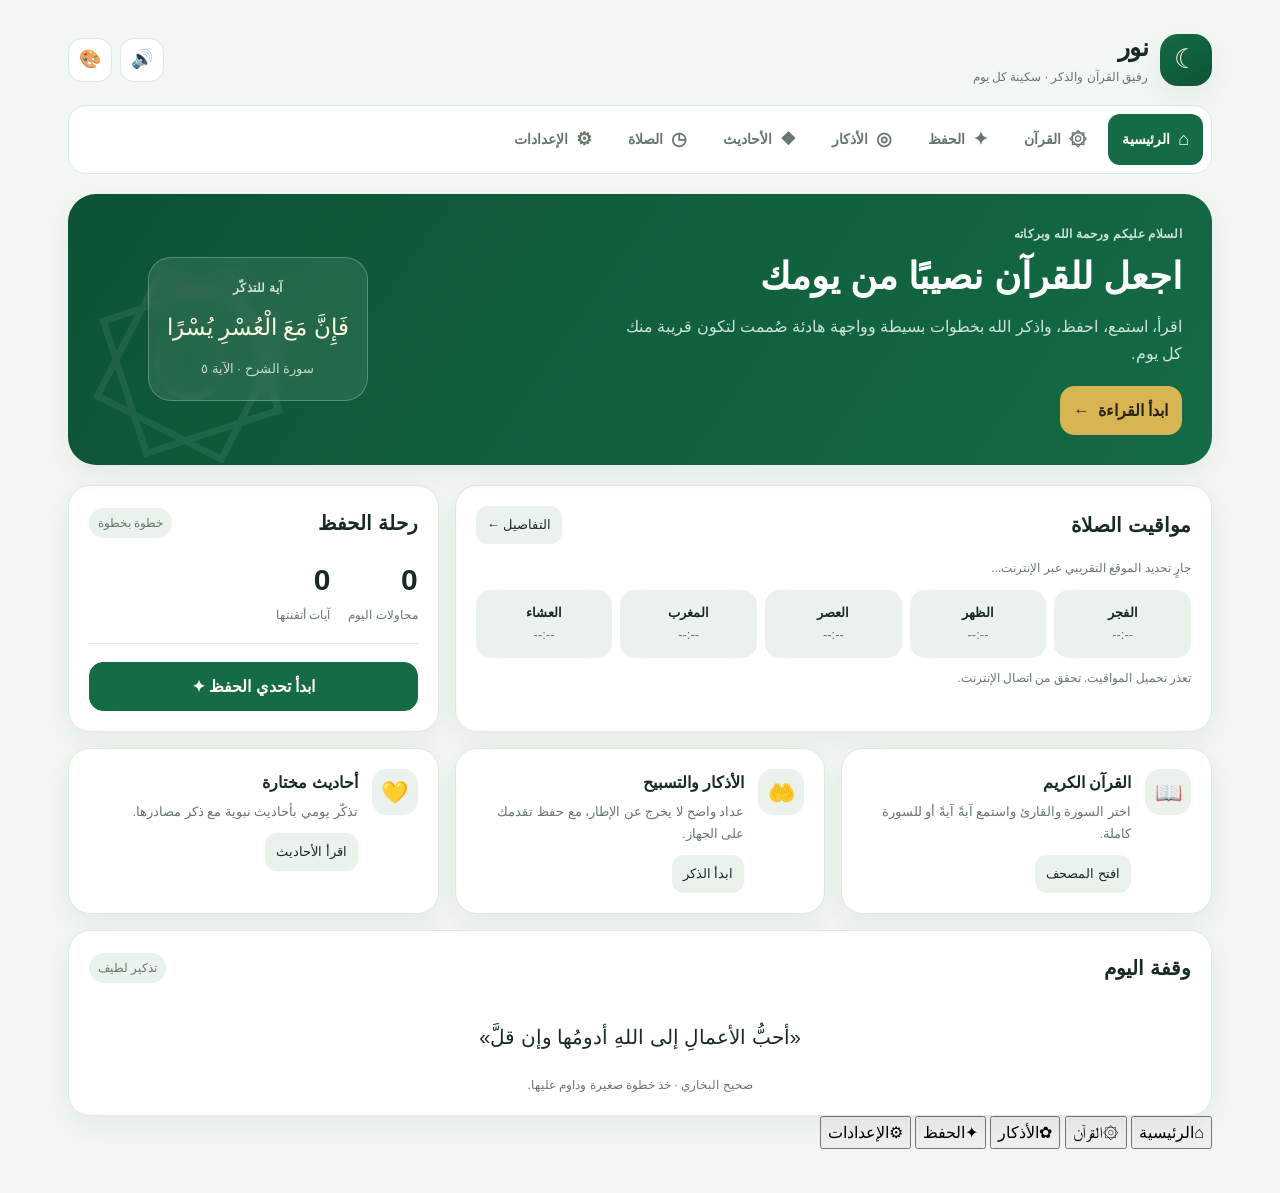
<file: web/index.html>
<!doctype html>
<html lang="ar" dir="rtl" data-theme="green">
<head>
<meta charset="utf-8">
<meta name="viewport" content="width=device-width, initial-scale=1, viewport-fit=cover">
<meta name="theme-color" content="#0d5335">
  <link rel="manifest" href="./manifest.webmanifest">
<meta name="description" content="نور، رفيقك للقرآن الكريم والتلاوة والحفظ والأذكار والأحاديث ومواقيت الصلاة.">
<title>نور | رفيق القرآن والذكر</title>
<style>
:root{color-scheme:light;--bg:#ffffff;--surface:#ffffff;--surface2:#f7f1eb;--text:#34251a;--muted:#7a685a;--primary:#79543a;--primary2:#563a28;--accent:#c9a47c;--accent-soft:#f2e5d7;--line:#e5d7ca;--shadow:0 10px 28px rgba(83,55,37,.08);--danger:#b54747;--radius:22px;--primary-contrast:#ffffff}
html[data-theme="green"]{--bg:#f3f7f3;--surface:#fff;--surface2:#eaf2eb;--text:#172b21;--muted:#66776b;--primary:#146b45;--primary2:#0d5335;--accent:#d7b553;--accent-soft:#f8efd2;--line:#dfe8e0;--shadow:0 10px 28px rgba(22,65,43,.07);--primary-contrast:#ffffff}
html[data-theme="brown"]{color-scheme:light;--bg:#ffffff;--surface:#ffffff;--surface2:#f7f1eb;--text:#34251a;--muted:#7a685a;--primary:#79543a;--primary2:#563a28;--accent:#c9a47c;--accent-soft:#f2e5d7;--line:#e5d7ca;--shadow:0 10px 28px rgba(83,55,37,.08);--primary-contrast:#ffffff}
html[data-theme="dark"]{color-scheme:dark;--bg:#121311;--surface:#1c1d19;--surface2:#282820;--text:#f4f0df;--muted:#b7b29e;--primary:#d9b549;--primary2:#a98729;--accent:#f1d16e;--accent-soft:#322c1a;--line:#37362d;--shadow:0 10px 28px rgba(0,0,0,.2);--primary-contrast:#17150f}
*{box-sizing:border-box}html{scroll-behavior:smooth}body{margin:0;background:var(--bg);color:var(--text);font-family:Tahoma,"Noto Naskh Arabic",Arial,sans-serif;line-height:1.7;transition:background .25s,color .25s}button,input,select,textarea{font:inherit}button{cursor:pointer}button:focus-visible,input:focus-visible,select:focus-visible,textarea:focus-visible{outline:3px solid var(--accent);outline-offset:2px}button:disabled{opacity:.45;cursor:not-allowed}.app{max-width:1180px;margin:auto;padding:18px 18px 44px}.topbar{display:flex;align-items:center;justify-content:space-between;gap:14px;padding:14px 0 18px}.brand{display:flex;align-items:center;gap:12px;min-width:0}.brand-mark{width:52px;height:52px;border-radius:18px;display:grid;place-items:center;background:linear-gradient(145deg,var(--primary),var(--primary2));color:#fff8dc;box-shadow:var(--shadow);font-size:27px;flex-shrink:0}.brand h1{font-size:25px;line-height:1.2;margin:0;font-weight:900;letter-spacing:-.5px}.brand p{margin:5px 0 0;color:var(--muted);font-size:12px}.top-actions{display:flex;align-items:center;gap:8px}.icon-btn,.btn{border:1px solid var(--line);border-radius:14px;background:var(--surface);color:var(--text);padding:10px 13px;display:inline-flex;align-items:center;justify-content:center;gap:8px;transition:transform .16s,background .2s,border-color .2s}.icon-btn{width:44px;height:44px;padding:0;font-size:18px}.btn:hover,.icon-btn:hover{transform:translateY(-2px);border-color:var(--accent)}.btn.primary{background:var(--primary);color:var(--primary-contrast);border-color:var(--primary);font-weight:700}.btn.primary:hover{background:var(--primary2)}.btn.soft{background:var(--surface2);border-color:transparent}.btn.small{font-size:13px;padding:7px 10px;border-radius:12px}.btn.danger{color:var(--danger)}.nav{display:flex;gap:8px;align-items:center;overflow-x:auto;padding:8px;margin:0 0 20px;border:1px solid var(--line);border-radius:18px;background:var(--surface);scrollbar-width:thin}.nav button{flex:0 0 auto;display:flex;align-items:center;justify-content:center;gap:8px;border:0;background:transparent;color:var(--muted);padding:10px 14px;border-radius:12px;font-size:14px;font-weight:700;white-space:nowrap;transition:background .2s,color .2s}.nav button.active{background:var(--primary);color:var(--primary-contrast)}.nav button .nav-icon{font-size:18px}.hero{position:relative;overflow:hidden;display:grid;grid-template-columns:minmax(0,1.4fr) minmax(230px,.6fr);gap:20px;padding:30px;border-radius:28px;background:linear-gradient(125deg,var(--primary2),var(--primary));color:#fff;box-shadow:var(--shadow);margin-bottom:20px;isolation:isolate}.hero:after{content:"۞";position:absolute;z-index:-1;font-size:220px;opacity:.075;left:15px;bottom:-85px;transform:rotate(-18deg)}.eyebrow{font-size:12px;font-weight:800;letter-spacing:.3px;opacity:.8;margin-bottom:7px}.hero h2{font-size:clamp(25px,4vw,37px);line-height:1.4;margin:0 0 10px}.hero p{margin:0 0 18px;max-width:570px;color:rgba(255,255,255,.8)}.hero .btn{background:var(--accent);color:#292313;border-color:var(--accent);font-weight:800}.hero-side{display:flex;align-items:center;justify-content:center}.daily-verse{max-width:280px;text-align:center;padding:20px 18px;border:1px solid rgba(255,255,255,.25);background:rgba(255,255,255,.09);backdrop-filter:blur(9px);border-radius:23px}.daily-verse .quran{font-size:23px;line-height:1.9;color:#fff9df}.daily-verse small{display:block;margin-top:8px;color:rgba(255,255,255,.75)}.grid{display:grid;grid-template-columns:repeat(12,minmax(0,1fr));gap:16px}.card{background:var(--surface);border:1px solid var(--line);border-radius:var(--radius);padding:20px;box-shadow:var(--shadow);min-width:0}.span-12{grid-column:span 12}.span-8{grid-column:span 8}.span-7{grid-column:span 7}.span-6{grid-column:span 6}.span-5{grid-column:span 5}.span-4{grid-column:span 4}.span-3{grid-column:span 3}.section-head{display:flex;align-items:center;justify-content:space-between;gap:10px;margin:0 0 14px}.section-head h2,.section-head h3{margin:0;font-size:20px}.muted{color:var(--muted)}.small-text{font-size:12px;color:var(--muted)}.feature-card{display:flex;align-items:flex-start;gap:14px;min-height:132px}.feature-icon{width:46px;height:46px;display:grid;place-items:center;flex-shrink:0;border-radius:15px;background:var(--surface2);font-size:22px}.feature-card h3{font-size:16px;margin:0 0 4px}.feature-card p{font-size:13px;color:var(--muted);margin:0 0 10px}.prayer-strip{display:grid;grid-template-columns:repeat(5,minmax(0,1fr));gap:8px}.prayer-item{background:var(--surface2);padding:12px 7px;text-align:center;border-radius:15px;min-width:0}.prayer-item strong{display:block;font-size:13px}.prayer-item span{font-size:13px;color:var(--muted);font-variant-numeric:tabular-nums;display:block;overflow-wrap:anywhere}.prayer-item.next{background:var(--primary);color:var(--primary-contrast)}.prayer-item.next span{color:rgba(255,255,255,.8)}.quote{font-size:20px;line-height:2;text-align:center;padding:18px 8px}.separator{height:1px;background:var(--line);margin:18px 0}.view{display:none;animation:fadeUp .35s ease both}.view.active{display:block}@keyframes fadeUp{from{opacity:0;transform:translateY(8px)}to{opacity:1;transform:translateY(0)}}.page-title{font-size:27px;margin:4px 0 4px}.page-subtitle{margin:0 0 20px;color:var(--muted)}.row{display:flex;align-items:center;gap:10px;flex-wrap:wrap}.row.between{justify-content:space-between}.field{display:flex;flex-direction:column;gap:6px;min-width:0;flex:1}.field label{font-size:13px;color:var(--muted);font-weight:700}.input,.select,.textarea{background:var(--bg);border:1px solid var(--line);border-radius:13px;padding:11px 12px;color:var(--text);width:100%;min-width:0}.quran-tools{display:grid;grid-template-columns:minmax(0,1fr) minmax(0,1fr);gap:12px;margin-bottom:16px}.surah-banner{padding:22px;border-radius:20px;background:var(--surface2);text-align:center;margin-bottom:14px}.surah-banner h2{margin:0;font-size:25px}.surah-banner p{margin:4px 0 0;color:var(--muted);font-size:13px}.verse-list{display:flex;flex-direction:column;gap:10px}.verse{display:flex;gap:13px;align-items:flex-start;border:1px solid var(--line);border-radius:18px;padding:16px;background:var(--surface);min-width:0}.verse-num{width:37px;height:37px;min-width:37px;max-width:37px;aspect-ratio:1;display:flex;align-items:center;justify-content:center;border-radius:50%;background:var(--surface2);border:1px solid var(--line);font-size:12px;font-weight:800;line-height:1;flex-shrink:0;overflow:hidden}.verse-content{min-width:0;flex:1}.verse-text{font-family:"Noto Naskh Arabic",Tahoma,serif;font-size:clamp(19px,2.5vw,25px);line-height:2.1;overflow-wrap:anywhere;word-break:normal}.verse-actions{display:flex;align-items:center;gap:8px;margin-top:8px;flex-wrap:wrap}.audio-panel{margin-top:16px;padding:15px;background:var(--surface2);border-radius:17px}.audio-panel audio{width:100%;height:40px}.audio-status{font-size:12px;color:var(--muted);margin-bottom:8px}.empty{padding:25px;text-align:center;border:1px dashed var(--line);border-radius:18px;color:var(--muted)}.empty .big{font-size:34px;margin-bottom:8px}.memorize-layout{display:grid;grid-template-columns:minmax(0,1fr) minmax(260px,.8fr);gap:16px;align-items:start}.challenge{background:linear-gradient(150deg,var(--surface2),var(--surface));border:1px solid var(--line);border-radius:22px;padding:22px;min-width:0}.challenge-top{display:flex;align-items:center;justify-content:space-between;gap:10px}.challenge-number{display:inline-flex;padding:5px 10px;background:var(--accent-soft);color:var(--text);border-radius:999px;font-size:12px;font-weight:800}.challenge-prompt{text-align:center;padding:22px 5px}.challenge-prompt .large{font-size:24px;font-weight:800;line-height:1.8}.challenge-prompt p{margin:6px 0;color:var(--muted);font-size:13px}.result{padding:13px;border-radius:14px;background:var(--surface2);margin-top:12px;line-height:1.8}.saved-list{display:flex;flex-direction:column;gap:9px}.saved-item{display:flex;align-items:center;gap:10px;padding:12px;border:1px solid var(--line);border-radius:14px}.saved-item .saved-name{flex:1;min-width:0}.saved-item strong{display:block}.saved-item small{color:var(--muted)}.hadith-card h3{margin:0 0 10px;font-size:15px}.hadith-text{font-size:20px;line-height:2.1}.source{font-size:12px;color:var(--muted);margin-top:10px}.dhikr-card{display:grid;grid-template-columns:minmax(0,1fr) auto;gap:12px;align-items:center}.dhikr-card h3{font-size:15px;margin:0 0 7px}.dhikr-text{font-size:19px;line-height:2}.dhikr-target{font-size:12px;color:var(--muted);margin-top:6px}.counter{width:70px;height:70px;border:0;border-radius:50%;background:var(--primary);color:var(--primary-contrast);font-size:22px;font-weight:900;box-shadow:0 4px 0 var(--primary2);transition:transform .1s;flex-shrink:0}.counter:active{transform:scale(.94);box-shadow:none}.counter.done{background:var(--surface2);color:var(--primary);box-shadow:none;border:1px solid var(--line)}.theme-options{display:grid;grid-template-columns:repeat(3,minmax(0,1fr));gap:12px}.theme-option{border:2px solid var(--line);border-radius:17px;padding:12px;background:var(--surface);color:var(--text);text-align:right}.theme-option.selected{border-color:var(--primary);box-shadow:0 0 0 2px var(--primary) inset}.swatches{display:flex;gap:5px;margin-bottom:9px}.swatch{height:27px;flex:1;border-radius:7px}.theme-option strong{font-size:13px}.settings-row{display:flex;align-items:center;justify-content:space-between;gap:18px;padding:15px 0;border-bottom:1px solid var(--line)}.settings-row:last-child{border-bottom:0}.settings-row p{margin:2px 0 0;color:var(--muted);font-size:12px}.switch{width:46px;height:27px;position:relative;flex-shrink:0}.switch input{opacity:0;width:0;height:0}.switch span{position:absolute;inset:0;background:var(--line);border-radius:30px;transition:.2s;cursor:pointer}.switch span:before{content:"";position:absolute;height:19px;width:19px;right:4px;top:4px;border-radius:50%;background:white;transition:.2s}.switch input:checked+span{background:var(--primary)}.switch input:checked+span:before{transform:translateX(-19px)}.toast{position:fixed;bottom:24px;left:50%;transform:translate(-50%,20px);background:var(--text);color:var(--bg);padding:12px 18px;border-radius:14px;box-shadow:var(--shadow);z-index:20;opacity:0;pointer-events:none;transition:.25s;max-width:calc(100vw - 30px);text-align:center;font-size:14px}.toast.show{opacity:1;transform:translate(-50%,0)}.footer{display:flex;align-items:center;justify-content:space-between;gap:10px;border-top:1px solid var(--line);margin-top:28px;padding:18px 0 0;color:var(--muted);font-size:12px}.pill{display:inline-flex;align-items:center;gap:5px;border-radius:999px;padding:5px 9px;background:var(--surface2);font-size:12px;color:var(--muted)}.status-dot{width:7px;height:7px;display:inline-block;border-radius:50%;background:#56a36d}.hidden{display:none!important}.api-note{font-size:12px;color:var(--muted);margin-top:10px}
@media(max-width:800px){.app{padding:10px 12px 30px}.hero{grid-template-columns:1fr;padding:23px}.hero-side{display:none}.span-8,.span-7,.span-6,.span-5,.span-4,.span-3{grid-column:span 12}.memorize-layout{grid-template-columns:1fr}.feature-card{min-height:auto}.card{padding:16px}.nav{margin-bottom:14px}.topbar{padding:10px 0 14px}.brand h1{font-size:22px}.brand p{font-size:11px}.nav button{padding:9px 12px}.page-title{font-size:24px}.footer{flex-wrap:wrap}}
@media(max-width:480px){.app{padding:8px 9px 24px}.brand-mark{width:44px;height:44px;border-radius:15px;font-size:23px}.top-actions{gap:5px}.icon-btn{width:39px;height:39px}.hero{padding:20px;border-radius:22px}.hero h2{font-size:25px}.prayer-strip{grid-template-columns:repeat(3,minmax(0,1fr))}.prayer-item:nth-child(n+4){margin-top:2px}.quran-tools{grid-template-columns:1fr}.verse{padding:12px;gap:9px}.verse-num{width:33px;height:33px;min-width:33px;max-width:33px;font-size:11px}.verse-text{font-size:20px}.theme-options{gap:7px}.theme-option{padding:8px}.swatch{height:22px}.theme-option strong{font-size:11px}.dhikr-card{grid-template-columns:minmax(0,1fr) 62px}.counter{width:60px;height:60px}.challenge{padding:16px}.daily-verse{width:100%}}
@media(prefers-reduced-motion:reduce){*,*:before,*:after{scroll-behavior:auto!important;animation-duration:.01ms!important;transition-duration:.01ms!important}}
</style>
</head>
<body>
<div class="app">
<header class="topbar">
  <div class="brand"><div class="brand-mark" aria-hidden="true">☾</div><div><h1>نور</h1><p>رفيق القرآن والذكر · سكينة كل يوم</p></div></div>
  <div class="top-actions"><button class="icon-btn" id="sound-header" aria-label="تشغيل أو كتم أصوات الواجهة" title="أصوات الواجهة">🔊</button><button class="icon-btn" id="theme-header" aria-label="تغيير المظهر" title="تغيير المظهر">🎨</button></div>
</header>
<nav class="nav" aria-label="التنقل الرئيسي">
  <button class="active" data-view="home"><span class="nav-icon">⌂</span>الرئيسية</button>
  <button data-view="quran"><span class="nav-icon">۞</span>القرآن</button>
  <button data-view="memorize"><span class="nav-icon">✦</span>الحفظ</button>
  <button data-view="adhkar"><span class="nav-icon">◎</span>الأذكار</button>
  <button data-view="hadith"><span class="nav-icon">❖</span>الأحاديث</button>
  <button data-view="prayer"><span class="nav-icon">◷</span>الصلاة</button>
  <button data-view="settings"><span class="nav-icon">⚙</span>الإعدادات</button>
</nav>

<main>
<section class="view active" id="view-home">
  <div class="hero">
    <div><div class="eyebrow">السلام عليكم ورحمة الله وبركاته</div><h2>اجعل للقرآن نصيبًا من يومك</h2><p>اقرأ، استمع، احفظ، واذكر الله بخطوات بسيطة وواجهة هادئة صُممت لتكون قريبة منك كل يوم.</p><button class="btn" data-go="quran">ابدأ القراءة <span>←</span></button></div>
    <div class="hero-side"><div class="daily-verse"><div class="eyebrow">آية للتذكّر</div><div class="quran">فَإِنَّ مَعَ الْعُسْرِ يُسْرًا</div><small>سورة الشرح · الآية ٥</small></div></div>
  </div>
  <div class="grid">
    <article class="card span-8"><div class="section-head"><h2>مواقيت الصلاة</h2><button class="btn small soft" data-go="prayer">التفاصيل ←</button></div><p class="small-text" id="home-location">جارٍ تحديد الموقع التقريبي عبر الإنترنت...</p><div class="prayer-strip" id="home-prayers"><div class="prayer-item"><strong>الفجر</strong><span>--:--</span></div><div class="prayer-item"><strong>الظهر</strong><span>--:--</span></div><div class="prayer-item"><strong>العصر</strong><span>--:--</span></div><div class="prayer-item"><strong>المغرب</strong><span>--:--</span></div><div class="prayer-item"><strong>العشاء</strong><span>--:--</span></div></div><div class="api-note" id="home-prayer-note">تحتاج المواقيت إلى اتصال بالإنترنت.</div></article>
    <article class="card span-4"><div class="section-head"><h2>رحلة الحفظ</h2><span class="pill">خطوة بخطوة</span></div><div class="row" style="gap:18px"><div><div style="font-size:30px;font-weight:900" id="stat-reviewed">0</div><div class="small-text">محاولات اليوم</div></div><div><div style="font-size:30px;font-weight:900" id="stat-learned">0</div><div class="small-text">آيات أتقنتها</div></div></div><div class="separator"></div><button class="btn primary" data-go="memorize" style="width:100%">ابدأ تحدي الحفظ ✦</button></article>
    <article class="card span-4 feature-card"><div class="feature-icon">📖</div><div><h3>القرآن الكريم</h3><p>اختر السورة والقارئ واستمع آيةً آيةً أو للسورة كاملة.</p><button class="btn small soft" data-go="quran">افتح المصحف</button></div></article>
    <article class="card span-4 feature-card"><div class="feature-icon">🤲</div><div><h3>الأذكار والتسبيح</h3><p>عداد واضح لا يخرج عن الإطار، مع حفظ تقدمك على الجهاز.</p><button class="btn small soft" data-go="adhkar">ابدأ الذكر</button></div></article>
    <article class="card span-4 feature-card"><div class="feature-icon">💛</div><div><h3>أحاديث مختارة</h3><p>تذكّر يومي بأحاديث نبوية مع ذكر مصادرها.</p><button class="btn small soft" data-go="hadith">اقرأ الأحاديث</button></div></article>
    <article class="card span-12"><div class="section-head"><h2>وقفة اليوم</h2><span class="pill">تذكير لطيف</span></div><div class="quote">«أحبُّ الأعمالِ إلى اللهِ أدومُها وإن قلَّ»</div><div class="small-text" style="text-align:center">صحيح البخاري · خذ خطوة صغيرة وداوم عليها.</div></article>
  </div>
</section>

<section class="view" id="view-quran">
  <h2 class="page-title">القرآن الكريم</h2><p class="page-subtitle">اختر سورة وقارئك المفضّل، ثم استمع لكل آية أو شغّل السورة كاملة.</p>
  <div class="card">
    <div class="quran-tools"><div class="field"><label for="surah-search">ابحث عن سورة</label><input class="input" id="surah-search" placeholder="اكتب اسم السورة..." autocomplete="off"></div><div class="field"><label for="surah-select">السورة</label><select class="select" id="surah-select"><option value="1">سورة الفاتحة</option></select></div><div class="field"><label for="reciter-select">القارئ</label><select class="select" id="reciter-select"><option value="ar.alafasy">مشاري العفاسي</option><option value="ar.abdulbasitmurattal">عبد الباسط عبد الصمد — مرتل</option><option value="ar.husary">محمود خليل الحصري</option><option value="ar.minshawi">محمد صديق المنشاوي</option><option value="ar.mahermuaiqly">ماهر المعيقلي</option><option value="ar.abdurrahmaansudais">عبد الرحمن السديس</option><option value="ar.saoodshuraym">سعود الشريم</option><option value="yasser-mp3quran">ياسر الدوسري</option></select></div><div class="field" style="justify-content:end"><button class="btn primary" id="play-surah">▶ تشغيل السورة كاملة</button></div></div>
    <div class="surah-banner"><h2 id="surah-title">سورة الفاتحة</h2><p id="surah-meta">جارٍ تحميل الآيات...</p></div>
    <div class="verse-list" id="verse-list"><div class="empty"><div class="big">۞</div>جارٍ تجهيز المصحف...</div></div>
    <div class="audio-panel"><div class="audio-status" id="audio-status">اختر آية للاستماع إليها.</div><audio id="quran-audio" controls preload="none"></audio></div>
    <p class="api-note">تحتاج قراءة النصوص وتشغيل التلاوات إلى الإنترنت. اختر أي آية لتشغيلها منفردة، أو شغّل السورة كاملة.</p>
  </div>
</section>


<section class="view" id="view-memorize">
  <h2 class="page-title">رفيق الحفظ ✦</h2>
  <p class="page-subtitle">تدرّب بهدوء، وراجع ما حفظته خطوة بخطوة.</p>
  <div class="card">
    <div class="feature-icon">📖</div>
    <h3>خطتك اليوم</h3>
    <p>افتح القرآن، اقرأ الآيات بصوت قارئك المفضل، ثم اختبر ذاكرتك بنفسك.</p>
    <button class="btn primary" data-go="quran">ابدأ مراجعة القرآن</button>
  </div>
  <div class="card">
    <h3>إنجازك اليوم</h3>
    <div class="stats">
      <div><strong id="stat-reviewed">0</strong><span>محاولات اليوم</span></div>
      <div><strong id="stat-learned">0</strong><span>آيات أتقنتها</span></div>
    </div>
    <p class="api-note">ابدأ بهدف صغير، وكرّر المراجعة بانتظام.</p>
  </div>
</section>

<section class="view" id="view-adhkar">
  <h2 class="page-title">الأذكار والتسبيح 🤲</h2>
  <p class="page-subtitle">اجعل لسانك رطبًا بذكر الله.</p>
  <div class="card dhikr">
    <h3>سبحان الله</h3><p>اضغط على العداد مع كل تسبيحة.</p>
    <button class="counter" id="counter-subhan" data-target="33" data-current="0">0 / 33</button>
    <button class="btn soft" data-reset-counter="counter-subhan">إعادة العداد</button>
  </div>
  <div class="card dhikr">
    <h3>الحمد لله</h3>
    <button class="counter" id="counter-hamd" data-target="33" data-current="0">0 / 33</button>
    <button class="btn soft" data-reset-counter="counter-hamd">إعادة العداد</button>
  </div>
  <div class="card dhikr">
    <h3>الله أكبر</h3>
    <button class="counter" id="counter-akbar" data-target="34" data-current="0">0 / 34</button>
    <button class="btn soft" data-reset-counter="counter-akbar">إعادة العداد</button>
  </div>
  <div class="card">
    <h3>ذكر الصباح والمساء</h3>
    <p>أصبحنا وأصبح الملك لله، والحمد لله، لا إله إلا الله وحده لا شريك له، له الملك وله الحمد وهو على كل شيء قدير.</p>
    <p class="api-note">راجع الأذكار من مصدر موثوق للمحافظة على ألفاظها الصحيحة.</p>
  </div>
</section>

<section class="view" id="view-hadith">
  <h2 class="page-title">أحاديث نبوية ✨</h2>
  <p class="page-subtitle">تذكيرات قصيرة للتدبر والعمل.</p>
  <div class="card">
    <span class="pill">صحيح البخاري</span>
    <blockquote>«إنما الأعمال بالنيات»</blockquote>
    <p class="api-note">حديث عمر بن الخطاب رضي الله عنه، في بدء صحيح البخاري.</p>
  </div>
  <div class="card">
    <span class="pill">صحيح البخاري وصحيح مسلم</span>
    <blockquote>«من كان يؤمن بالله واليوم الآخر فليقل خيرًا أو ليصمت»</blockquote>
    <p class="api-note">تذكّر أثر الكلمة الطيبة والصمت عن الشر.</p>
  </div>
</section>

<section class="view" id="view-prayer">
  <h2 class="page-title">مواقيت الصلاة 🕌</h2>
  <p class="page-subtitle">المواقيت المعروضة تقديرية لوهران، الجزائر.</p>
  <div class="card">
    <p id="prayer-date">مواقيت اليوم</p>
    <div class="prayer-grid" id="prayer-grid">
      <div class="prayer-item"><strong>الفجر</strong><span>--:--</span></div>
      <div class="prayer-item"><strong>الشروق</strong><span>--:--</span></div>
      <div class="prayer-item"><strong>الظهر</strong><span>--:--</span></div>
      <div class="prayer-item"><strong>العصر</strong><span>--:--</span></div>
      <div class="prayer-item"><strong>المغرب</strong><span>--:--</span></div>
      <div class="prayer-item"><strong>العشاء</strong><span>--:--</span></div>
    </div>
    <p class="api-note">تحتاج المواقيت إلى الإنترنت، وقد تختلف عن التوقيت المحلي المعتمد.</p>
  </div>
</section>

<section class="view" id="view-calendar">
  <h2 class="page-title">التقويم الإسلامي 🌙</h2>
  <p class="page-subtitle">محطات ومناسبات في السنة الهجرية.</p>
  <div class="card"><h3>رمضان</h3><p>شهر الصيام والقرآن والقيام.</p></div>
  <div class="card"><h3>عيد الفطر</h3><p>يُحدّد موعده وفق إعلان الجهات المختصة ورؤية الهلال.</p></div>
  <div class="card"><h3>يوم عرفة وعيد الأضحى</h3><p>تُعتمد التواريخ الرسمية على إعلان الجهات المختصة.</p></div>
</section>

<section class="view" id="view-settings">
  <h2 class="page-title">تخصيص NOOR ⚙️</h2>
  <p class="page-subtitle">اختر المظهر الذي يناسبك.</p>
  <div class="card">
    <h3>المظهر</h3>
    <div class="theme-options">
      <button class="theme-option" data-theme-choice="green">🌿 الأخضر والذهبي</button>
      <button class="theme-option" data-theme-choice="brown">🤎 البني والكريمي</button>
      <button class="theme-option" data-theme-choice="dark">🌑 الأسود والذهبي</button>
    </div>
    <p class="api-note">يُحفظ اختيار المظهر على هذا الجهاز.</p>
  </div>
  <div class="card">
    <h3>حول نُور</h3>
    <p>رفيق إسلامي للقرآن والأذكار ومواقيت الصلاة. تُحمّل بيانات القرآن والمواقيت عبر الإنترنت.</p>
  </div>
</section>

</main>

<nav class="bottom-nav" aria-label="التنقل الرئيسي">
  <button class="active" data-view="home"><span>⌂</span>الرئيسية</button>
  <button data-view="quran"><span>۞</span>القرآن</button>
  <button data-view="adhkar"><span>✿</span>الأذكار</button>
  <button data-view="memorize"><span>✦</span>الحفظ</button>
  <button data-view="settings"><span>⚙</span>الإعدادات</button>
</nav>
<div id="toast" class="toast" role="status" hidden></div>
<script src="app.js"></script>
</body>
</html>
</file>
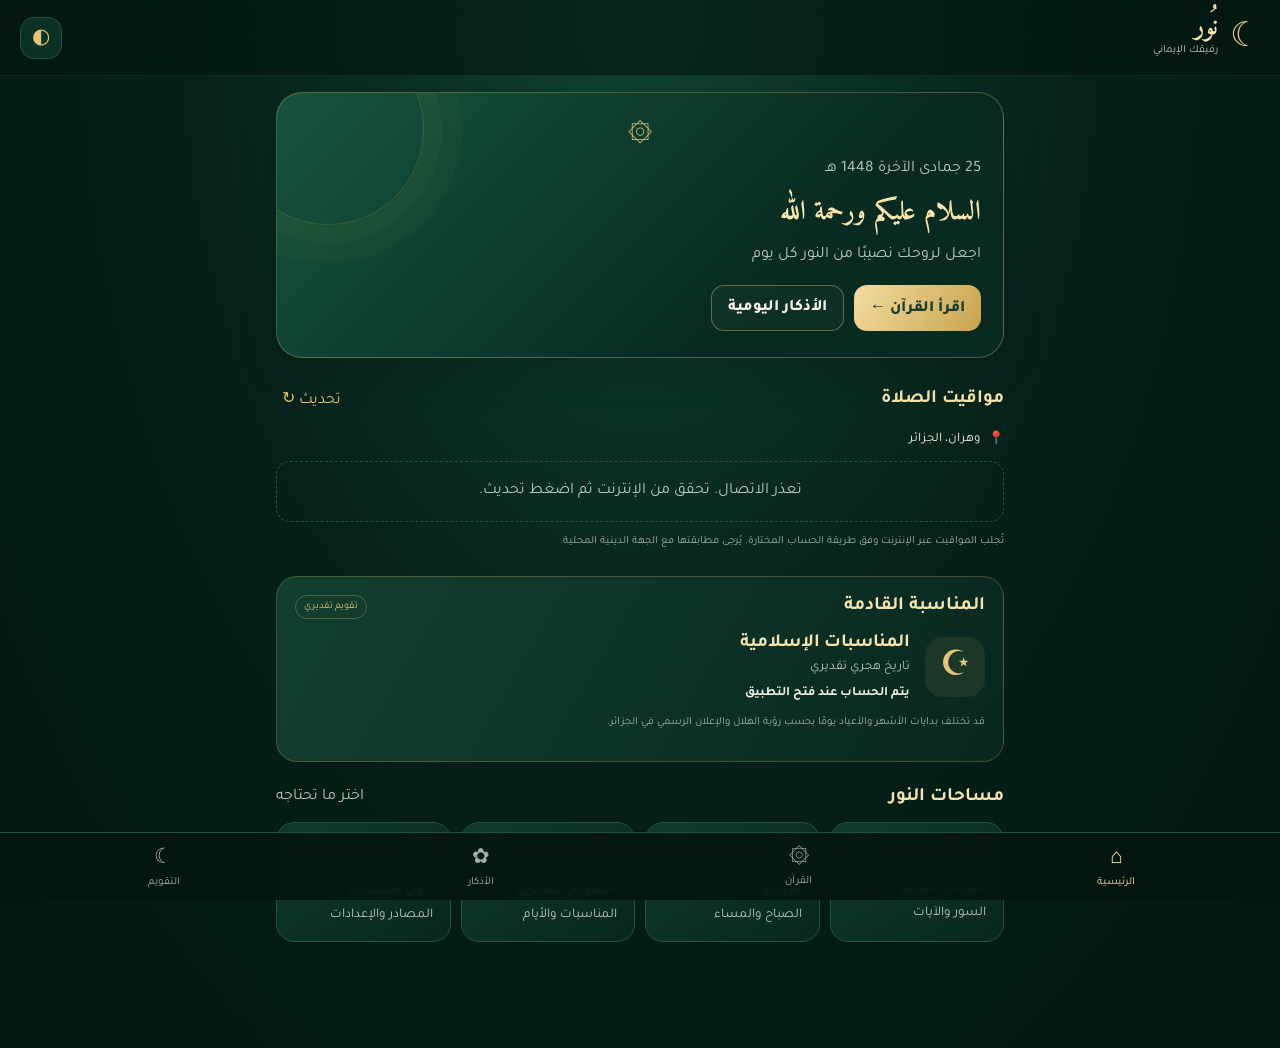
<file: android/app/src/main/assets/index.html>
<!doctype html>
<html lang="ar" dir="rtl">
<head>
<meta charset="utf-8"><meta name="viewport" content="width=device-width,initial-scale=1,viewport-fit=cover">
<meta name="theme-color" content="#073b2d"><meta name="description" content="نور — القرآن الكريم والأذكار والتقويم الإسلامي">
<link rel="manifest" href="manifest.webmanifest"><link rel="stylesheet" href="style.css">
<title>نُور | رفيقك الإيماني</title>
</head>
<body>
<header class="top"><div class="brand"><span class="crescent">☾</span><div><b>نُور</b><small>رفيقك الإيماني</small></div></div><button id="themeBtn" class="iconbtn" aria-label="تغيير المظهر">◐</button></header>
<main>
<section class="hero">
<div class="ornament">۞</div><p id="todayHijri">التقويم الإسلامي</p><h1>السلام عليكم ورحمة الله</h1><p class="muted">اجعل لروحك نصيبًا من النور كل يوم</p>
<div class="hero-actions"><button class="goldbtn" data-view="quran">اقرأ القرآن <span>←</span></button><button class="ghostbtn" data-view="azkar">الأذكار اليومية</button></div>
</section>
<section class="section">
<div class="section-head"><h2>مواقيت الصلاة</h2><button id="refreshPrayer" class="textbtn">تحديث ↻</button></div>
<div class="location">📍 <span id="cityLabel">وهران، الجزائر</span><span id="prayerDate" class="muted"></span></div>
<div id="prayerGrid" class="prayer-grid"><div class="loading">اضغط تحديث لجلب المواقيت</div></div>
<p class="tiny">تُجلب المواقيت عبر الإنترنت وفق طريقة الحساب المختارة. يُرجى مطابقتها مع الجهة الدينية المحلية.</p>
</section>
<section class="section event-card">
<div class="section-head"><h2>المناسبة القادمة</h2><span class="tag">تقويم تقديري</span></div>
<div class="event-inner"><div class="event-symbol">☪</div><div><h3 id="eventName">المناسبات الإسلامية</h3><p id="eventDate" class="muted">تاريخ هجري تقديري</p><b id="eventCountdown">يتم الحساب عند فتح التطبيق</b></div></div>
<p class="tiny">قد تختلف بدايات الأشهر والأعياد يومًا بحسب رؤية الهلال والإعلان الرسمي في الجزائر.</p>
</section>
<section class="section">
<div class="section-head"><h2>مساحات النور</h2><span class="muted">اختر ما تحتاجه</span></div>
<div class="feature-grid">
<button class="feature" data-view="quran"><span>۞</span><b>القرآن الكريم</b><small>السور والآيات</small></button>
<button class="feature" data-view="azkar"><span>✿</span><b>الأذكار</b><small>الصباح والمساء</small></button>
<button class="feature" data-view="calendar"><span>☾</span><b>التقويم الهجري</b><small>المناسبات والأيام</small></button>
<button class="feature" data-view="about"><span>❋</span><b>حول التطبيق</b><small>المصادر والإعدادات</small></button>
</div>
</section>
<section id="contentView" class="section content-view" hidden></section>
</main>
<nav class="bottom-nav"><button class="active" data-view="home"><span>⌂</span>الرئيسية</button><button data-view="quran"><span>۞</span>القرآن</button><button data-view="azkar"><span>✿</span>الأذكار</button><button data-view="calendar"><span>☾</span>التقويم</button></nav>
<div id="toast" role="status" class="toast" hidden></div>
<script src="app.js"></script>
</body></html>
</file>
<file: android/app/src/main/assets/style.css>
@import url('https://fonts.googleapis.com/css2?family=Amiri:wght@400;700&family=Tajawal:wght@400;500;700;800&display=swap');
:root{--bg:#061f19;--panel:#0b3026;--panel2:#104333;--gold:#e4c477;--gold2:#f5e4ad;--text:#f5f1e5;--muted:#b9c9bf;--line:#245242;--green:#17684d}
*{box-sizing:border-box}body{margin:0;background:radial-gradient(ellipse at top,#104332 0,#061f19 52%,#041711 100%);color:var(--text);font-family:'Tajawal',sans-serif;padding-bottom:90px;min-height:100vh}button{font:inherit;cursor:pointer}button:focus-visible{outline:2px solid var(--gold);outline-offset:3px}.top{height:76px;padding:12px 20px;display:flex;align-items:center;justify-content:space-between;border-bottom:1px solid #ffffff10;background:#041711a8;position:sticky;top:0;z-index:4;backdrop-filter:blur(14px)}.brand{display:flex;align-items:center;gap:12px}.crescent{font-size:34px;color:var(--gold)}.brand b{font-family:'Amiri',serif;font-size:26px;display:block;color:var(--gold2);line-height:1}.brand small{font-size:11px;color:var(--muted)}.iconbtn{border:1px solid var(--line);background:var(--panel);color:var(--gold);border-radius:14px;width:42px;height:42px;font-size:21px}main{max-width:760px;margin:auto;padding:16px}.hero{position:relative;overflow:hidden;border:1px solid #d9bd6b55;border-radius:26px;padding:26px 22px;background:linear-gradient(135deg,#15543e,#082a21 70%);box-shadow:0 15px 40px #0002}.hero:after{content:"";position:absolute;left:-45px;top:-60px;width:190px;height:190px;border:1px solid #d9bd6b30;border-radius:50%;box-shadow:0 0 0 18px #d9bd6b08,0 0 0 38px #d9bd6b08}.ornament{font-size:25px;color:var(--gold);text-align:center}.hero p{color:var(--muted);margin:8px 0}.hero h1{font-family:'Amiri',serif;font-size:27px;margin:10px 0;color:var(--gold2)}.hero-actions{display:flex;gap:10px;flex-wrap:wrap;margin-top:20px}.goldbtn,.ghostbtn{padding:12px 16px;border-radius:13px;font-weight:800}.goldbtn{background:linear-gradient(120deg,#f3dda0,#c7a34f);border:0;color:#193b2c}.ghostbtn{background:#ffffff08;border:1px solid #e4c47766;color:var(--text)}.section{margin-top:24px}.section-head{display:flex;justify-content:space-between;align-items:center;gap:10px;margin-bottom:13px}.section h2{font-size:19px;margin:0;color:var(--gold2)}.textbtn{background:none;border:0;color:var(--gold);padding:6px}.location{display:flex;gap:8px;align-items:center;font-size:13px;margin:8px 0 12px}.location .muted{margin-right:auto}.muted{color:var(--muted)}.tiny{font-size:11px;color:#9fb5a8;line-height:1.7}.prayer-grid{display:grid;grid-template-columns:repeat(3,1fr);gap:8px}.prayer{background:linear-gradient(140deg,#104332,#0a2a21);border:1px solid var(--line);border-radius:15px;padding:13px 8px;text-align:center}.prayer b{display:block;color:var(--gold2);font-size:15px}.prayer span{font-size:12px;color:var(--muted);display:block;margin-top:7px}.loading{grid-column:1/-1;padding:20px;border:1px dashed var(--line);border-radius:14px;text-align:center;color:var(--muted)}.event-card{border:1px solid #d9bd6b44;border-radius:21px;padding:18px;background:linear-gradient(120deg,#123f30,#09271f)}.event-inner{display:flex;align-items:center;gap:15px}.event-symbol{width:60px;height:60px;display:grid;place-items:center;border-radius:18px;background:#e4c47715;color:var(--gold);font-size:35px}.event-inner h3{margin:0 0 5px;color:var(--gold2)}.event-inner p{margin:0 0 8px;font-size:13px}.event-inner b{font-size:13px}.tag{font-size:10px;border:1px solid #d9bd6b55;color:var(--gold);border-radius:99px;padding:5px 8px}.feature-grid{display:grid;grid-template-columns:repeat(2,1fr);gap:10px}.feature{display:flex;flex-direction:column;align-items:flex-start;text-align:right;gap:7px;padding:17px;border-radius:18px;border:1px solid var(--line);background:linear-gradient(145deg,#103a2c,#08271f);color:var(--text);min-height:115px}.feature>span{color:var(--gold);font-size:25px}.feature b{font-size:15px}.feature small{color:var(--muted)}.content-view{border:1px solid var(--line);background:#08271f;border-radius:20px;padding:17px}.content-view h2{color:var(--gold2)}.select,.search{width:100%;background:#061f19;border:1px solid var(--line);color:var(--text);border-radius:12px;padding:12px;margin:6px 0 12px;font:inherit}.surah-list{display:grid;gap:7px}.surah-row{display:flex;align-items:center;gap:12px;width:100%;padding:12px;background:#0d3528;border:1px solid #245242;border-radius:12px;color:var(--text);text-align:right}.surah-num{border:1px solid #bfa458;border-radius:10px;color:var(--gold);min-width:35px;height:35px;display:grid;place-items:center}.surah-row small{display:block;color:var(--muted);margin-top:3px}.ayah{font-family:'Amiri',serif;font-size:25px;line-height:2.1;text-align:justify;padding:18px 3px;border-bottom:1px solid var(--line)}.ayah-num{font-family:'Tajawal',sans-serif;color:var(--gold);font-size:13px;margin:0 5px}.backbtn{background:#143e30;border:1px solid var(--line);color:var(--gold);padding:9px 13px;border-radius:11px;margin-bottom:12px}.azkar-item{padding:14px;border:1px solid var(--line);border-radius:14px;margin:9px 0;line-height:1.9;font-family:'Amiri',serif;font-size:21px}.counter{font-family:'Tajawal',sans-serif;background:#174d39;color:var(--gold2);padding:7px 12px;border-radius:99px;display:inline-block;margin-top:8px}.bottom-nav{position:fixed;bottom:0;left:0;right:0;display:flex;justify-content:space-around;padding:10px 5px calc(10px + env(safe-area-inset-bottom));background:#041711ed;border-top:1px solid var(--line);backdrop-filter:blur(18px);z-index:5}.bottom-nav button{display:flex;flex-direction:column;align-items:center;gap:4px;background:none;border:0;color:#9fb5a8;font-size:11px;min-width:54px}.bottom-nav button span{font-size:21px}.bottom-nav button.active{color:var(--gold2)}.toast{position:fixed;bottom:90px;left:16px;right:16px;background:#e4c477;color:#143326;padding:12px;border-radius:12px;text-align:center;z-index:10}.light{--bg:#f5f2e8;--panel:#fff;--panel2:#e7eee5;--text:#17372b;--muted:#61766a;--line:#c9d7cb;--gold:#9c7628;--gold2:#74541a;background:#f5f2e8;color:var(--text)}.light .top,.light .bottom-nav{background:#f5f2e8ed}.light .hero{background:linear-gradient(135deg,#e3eddc,#fff8e6)}.light .feature,.light .prayer,.light .event-card,.light .content-view,.light .surah-row,.light .azkar-item{background:#fff}.light .ghostbtn{color:var(--text)}[hidden]{display:none!important}@media(min-width:600px){.prayer-grid{grid-template-columns:repeat(5,1fr)}.feature-grid{grid-template-columns:repeat(4,1fr)}}

/* Quran reading font selector */
.font-switch{display:flex;gap:8px;background:#061f19;border:1px solid var(--line);border-radius:13px;padding:5px;margin:12px 0 16px}
.font-choice{flex:1;border:0;border-radius:9px;padding:10px 8px;background:transparent;color:var(--muted);font-weight:700}
.font-choice.chosen{background:linear-gradient(120deg,#f3dda0,#c7a34f);color:#17382b}
.ayah-text{line-height:2.15}
.ayah-text.quran-font .ayah{font-family:'Amiri',serif;font-size:27px}
.ayah-text.plain-font .ayah{font-family:'Tajawal',sans-serif;font-size:21px;line-height:2.0}
.light .font-switch{background:#fff}


/* Search across Quran and clearer verse navigation */
.quran-search-box{border:1px solid var(--line);border-radius:16px;padding:13px;margin:10px 0 18px;background:#061f19}
.quran-search-box>label,.content-view>label{display:block;font-weight:800;color:var(--gold2);margin:4px 0 7px}
.quran-search-row{display:flex;align-items:stretch;gap:8px}
.quran-search-row .search{min-width:0;flex:1;margin:0}
.quran-search-row .goldbtn{padding:10px 15px;white-space:nowrap}
.quran-search-results{margin-top:10px}
.search-summary{font-size:13px;color:var(--gold2);line-height:1.7;margin:10px 0}
.search-result-list{display:grid;gap:8px}
.search-result{display:flex;flex-direction:column;gap:7px;width:100%;padding:13px;text-align:right;border:1px solid var(--line);border-radius:13px;background:#0c3527;color:var(--text)}
.search-result b{color:var(--gold2)}
.search-result b span{font-size:12px;font-weight:500;color:var(--muted)}
.search-result-text{font-family:'Tajawal',sans-serif;font-size:18px;line-height:1.9}
.search-result small{color:var(--muted);font-size:11px}
.search-result:active{transform:scale(.995)}
.quran-search-row button:disabled{opacity:.65;cursor:wait}
.ayah.search-target{background:#d8bd6540;border:1px solid #e4c477;border-radius:14px;padding:18px 12px;box-shadow:0 0 0 3px #e4c47717}
.light .quran-search-box{background:#fff}
.light .search-result{background:#fff}
@media(max-width:380px){.quran-search-row .goldbtn{padding:10px 11px}.search-result-text{font-size:17px}}
</file>
